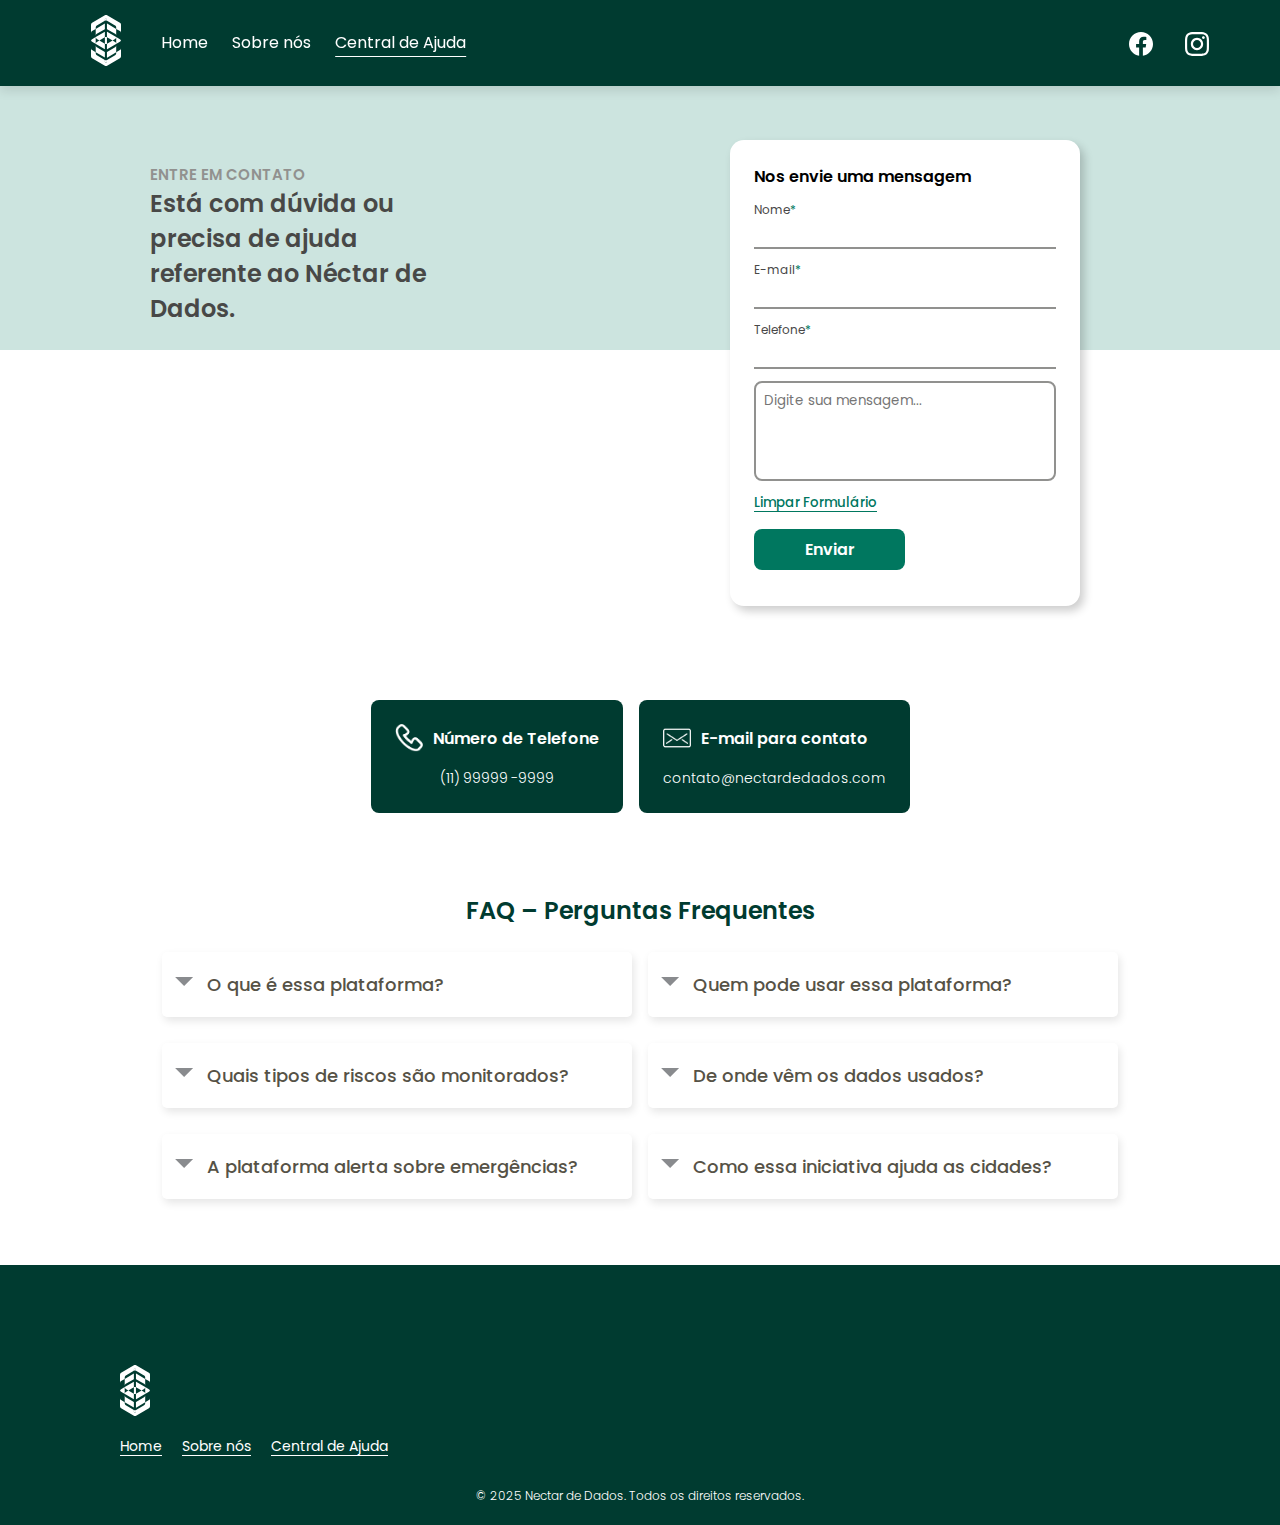
<file: assets/central.html>
<!DOCTYPE html>
<html lang="pt-br">

<head>
    <meta charset="UTF-8">
    <meta name="viewport" content="width=device-width, initial-scale=1.0">

    <link rel="stylesheet" href="../css/style.css">
    <link rel="stylesheet" href="../css/style-contact.css">
    <script src="../js/index.js" defer></script>
    <script src="../js/central.js" defer></script>

    <!-- Ícones do Google Material -->
    <link rel="stylesheet"
        href="https://fonts.googleapis.com/css2?family=Material+Symbols+Outlined:opsz,wght,FILL,GRAD@24,400,0,0" />
    <title>Central de Ajuda Nectar de Dados</title>
</head>

<body>
    <header>


        <!-- Cabeçalho principal -->
        <div class="header-content">
            <div class="start-header">
                <!-- Logos -->
                <div class="img-logo">
                    <img src="../img/logo.svg" alt="Logo do Nectar de Dados">
                </div>

                <!-- Menu de navegação desktop -->
                <nav class="menu" id="inicio" aria-label="Menu principal">
                    <ul>
                        <li><a href="../index.html">Home</a></li>
                        <li><a href="./sobre.html">Sobre nós</a></li>
                        <li><a id="active" href="#">Central de Ajuda</a></li>
                    </ul>
                </nav>
            </div>

            <!-- Botão de abrir menu mobile -->
            <div class="btn-abrir-menu" id="btn-menu">
                <span class="material-symbols-outlined icon" aria-label="Abrir menu">menu</span>
            </div>

            <!-- Menu mobile -->
            <div class="menu-mobile" id="menu-mobile">
                <div class="btn-fechar">
                    <span class="material-symbols-outlined icon" aria-label="Fechar menu">close</span>
                </div>
                <nav aria-label="Menu mobile">
                    <ul>
                        <li><a href="../index.html">Home</a></li>
                        <li><a href="./sobre.html">Sobre nós</a></li>
                        <li><a id="active" href="#">Central de Ajuda</a></li>
                </nav>
            </div>
            <div class="overlay-menu" id="overlay-menu"></div>


            <!-- Redes sociais no topo -->
            <div class="topo">
                <ul class="box-redes-sociais" aria-label="Redes sociais">
                    <li class="facebook">
                        <a href="#" target="_blank" referrerpolicy="no-referrer"
                            aria-label="Ir para o Facebook do Necta de Dados"><img src="../img/facebook.svg"
                                alt="Logo do Facebook"></a>
                    </li>
                    <li class="instagram">
                        <a href="#" target="_blank" referrerpolicy="no-referrer"
                            aria-label="Ir para o Instagram do Necta de Dados"><img src="../img/instagram.svg"
                                alt="Logo do Instagram"></a>
                    </li>
                </ul>
            </div>
        </div>
    </header>


    <main>
        <section class="contact-form">
            <div class="text-contact">
                <h2>ENTRE EM CONTATO</h2>
                <h1>Está com dúvida ou precisa de ajuda referente ao Néctar de Dados.</h1>
            </div>

            <form novalidate>
                <fieldset>
                    <legend>Nos envie uma mensagem</legend>
                    <div class="dados">
                        <label for="idNome">Nome<strong>*</strong></label>
                        <input type="text" name="nome" id="idNome" minlength="3" maxlength="100" required type="text">
                    </div>
                    <div class="dados">
                        <label for="idEmail">E-mail<strong>*</strong></label>
                        <input type="email" name="email" id="idEmail" minlength="5" maxlength="50" required
                            type="email">
                    </div>
                    <div class="dados">
                        <label for="idTel">Telefone<strong>*</strong></label>
                        <input type="tel" name="tel" id="idTel" minlength="10" maxlength="15" required type="tel"
                            pattern="^\(?\d{2}\)?\s?\d{4,5}-?\d{4}$">
                    </div>
                    <div class="dados">
                        <label for="mensagem"></label>
                        <textarea id="mensagem" name="mensagem" rows="4" placeholder="Digite sua mensagem..."
                            required></textarea>
                    </div>
                    <div class="dados">
                        <button type="reset" id="btnReset">Limpar Formulário</button>
                        <button type="submit" id="btnEnviar">Enviar</button>
                    </div>
                </fieldset>
            </form>
        </section>

        <section class="contact-info">
            <article>
                <div class="info-top">
                    <img src="../img/phone.png" alt="Ícone de telefone">
                    <h3>Número de Telefone</h3>
                </div>
                <strong>(11)</strong> <strong> 99999</strong> <strong>-9999</strong>
            </article>

            <article>
                <div class="info-top">
                    <img src="../img/email.png" alt="Ícone de email">
                    <h3>E-mail para contato</h3>
                </div>
                <p>contato@nectardedados.com</p>
            </article>
        </section>


        <section class="container-faq" id="container-tele" role="tabpanel" aria-labelledby="tele">
            <fieldset>
                <legend>FAQ – Perguntas Frequentes</legend>
                <form>
                    <ul class="faq">
                        <!-- perguntas e respostas -->
                        <li>
                            <input type="radio" name="acordeon" id="primeiro">
                            <label for="primeiro" aria-controls="resposta1" aria-expanded="false">O que é essa
                                plataforma?</label>
                            <div class="resposta" id="resposta1">
                                <p>É uma ferramenta interativa que apresenta dados climáticos e ambientais com foco em
                                    riscos urbanos, ajudando a população a compreender e se prevenir contra situações
                                    como calor extremo, enchentes e qualidade do ar ruim.</p>
                            </div>
                        </li>
                        <li>
                            <input type="radio" name="acordeon" id="segundo">
                            <label for="segundo" aria-controls="resposta2" aria-expanded="false">Quem pode usar essa
                                plataforma?</label>
                            <div class="resposta" id="resposta2">
                                <p>Qualquer pessoa! A interface é intuitiva e pensada para ser acessível a todos,
                                    incluindo moradores de áreas vulneráveis, estudantes, profissionais da saúde e
                                    gestores públicos.
                                </p>
                            </div>
                        </li>
                        <li>
                            <input type="radio" name="acordeon" id="terceiro">
                            <label for="terceiro" aria-controls="resposta3" aria-expanded="false">Quais tipos de riscos
                                são monitorados?</label>
                            <div class="resposta" id="resposta3">
                                <p>A plataforma avalia riscos como ondas de calor, alagamentos, umidade excessiva, clima
                                    seco e situações que favorecem doenças respiratórias ou de veiculação hídrica.</p>
                            </div>
                        </li>
                        <li>
                            <input type="radio" name="acordeon" id="quarto">
                            <label for="quarto" aria-controls="resposta4" aria-expanded="false">De onde vêm os dados
                                usados?</label>
                            <div class="resposta" id="resposta4">
                                <p>Os dados são obtidos a partir de fontes públicas e confiáveis, como APIs
                                    meteorológicas e bases de dados ambientais.</p>
                            </div>
                        </li>
                        <li>
                            <input type="radio" name="acordeon" id="quinto">
                            <label for="quinto" aria-controls="resposta5" aria-expanded="false">A plataforma alerta
                                sobre emergências?</label>
                            <div class="resposta" id="resposta5">
                                <p>Ela não substitui sistemas oficiais de alerta, mas oferece orientações preventivas
                                    com base nas condições atuais, auxiliando na preparação e resposta a eventos
                                    climáticos.</p>
                            </div>
                        </li>
                        <li>
                            <input type="radio" name="acordeon" id="sexto">
                            <label for="sexto" aria-controls="resposta6" aria-expanded="false">Como essa iniciativa
                                ajuda as cidades?</label>
                            <div class="resposta" id="resposta6">
                                <p>Ao tornar dados acessíveis, promove conscientização, contribui para ações preventivas
                                    e fortalece o planejamento urbano voltado à resiliência climática.</p>
                            </div>
                        </li>
                    </ul>
                </form>
            </fieldset>
        </section>
    </main>

    <footer>
        <img src="../img/logo.svg" alt="Logo do Nectar de Dados">

        <ul>
            <li><a href="../index.html">Home</a></li>
            <li><a href="./sobre.html">Sobre nós</a></li>
            <li><a href="#">Central de Ajuda</a></li>
        </ul>

        <p>&copy; 2025 Nectar de Dados. Todos os direitos reservados.</p>
    </footer>

    <div id="mensagem-flutuante">Formulário armazenado dentro do localStorage</div>
</body>

</html>
</file>
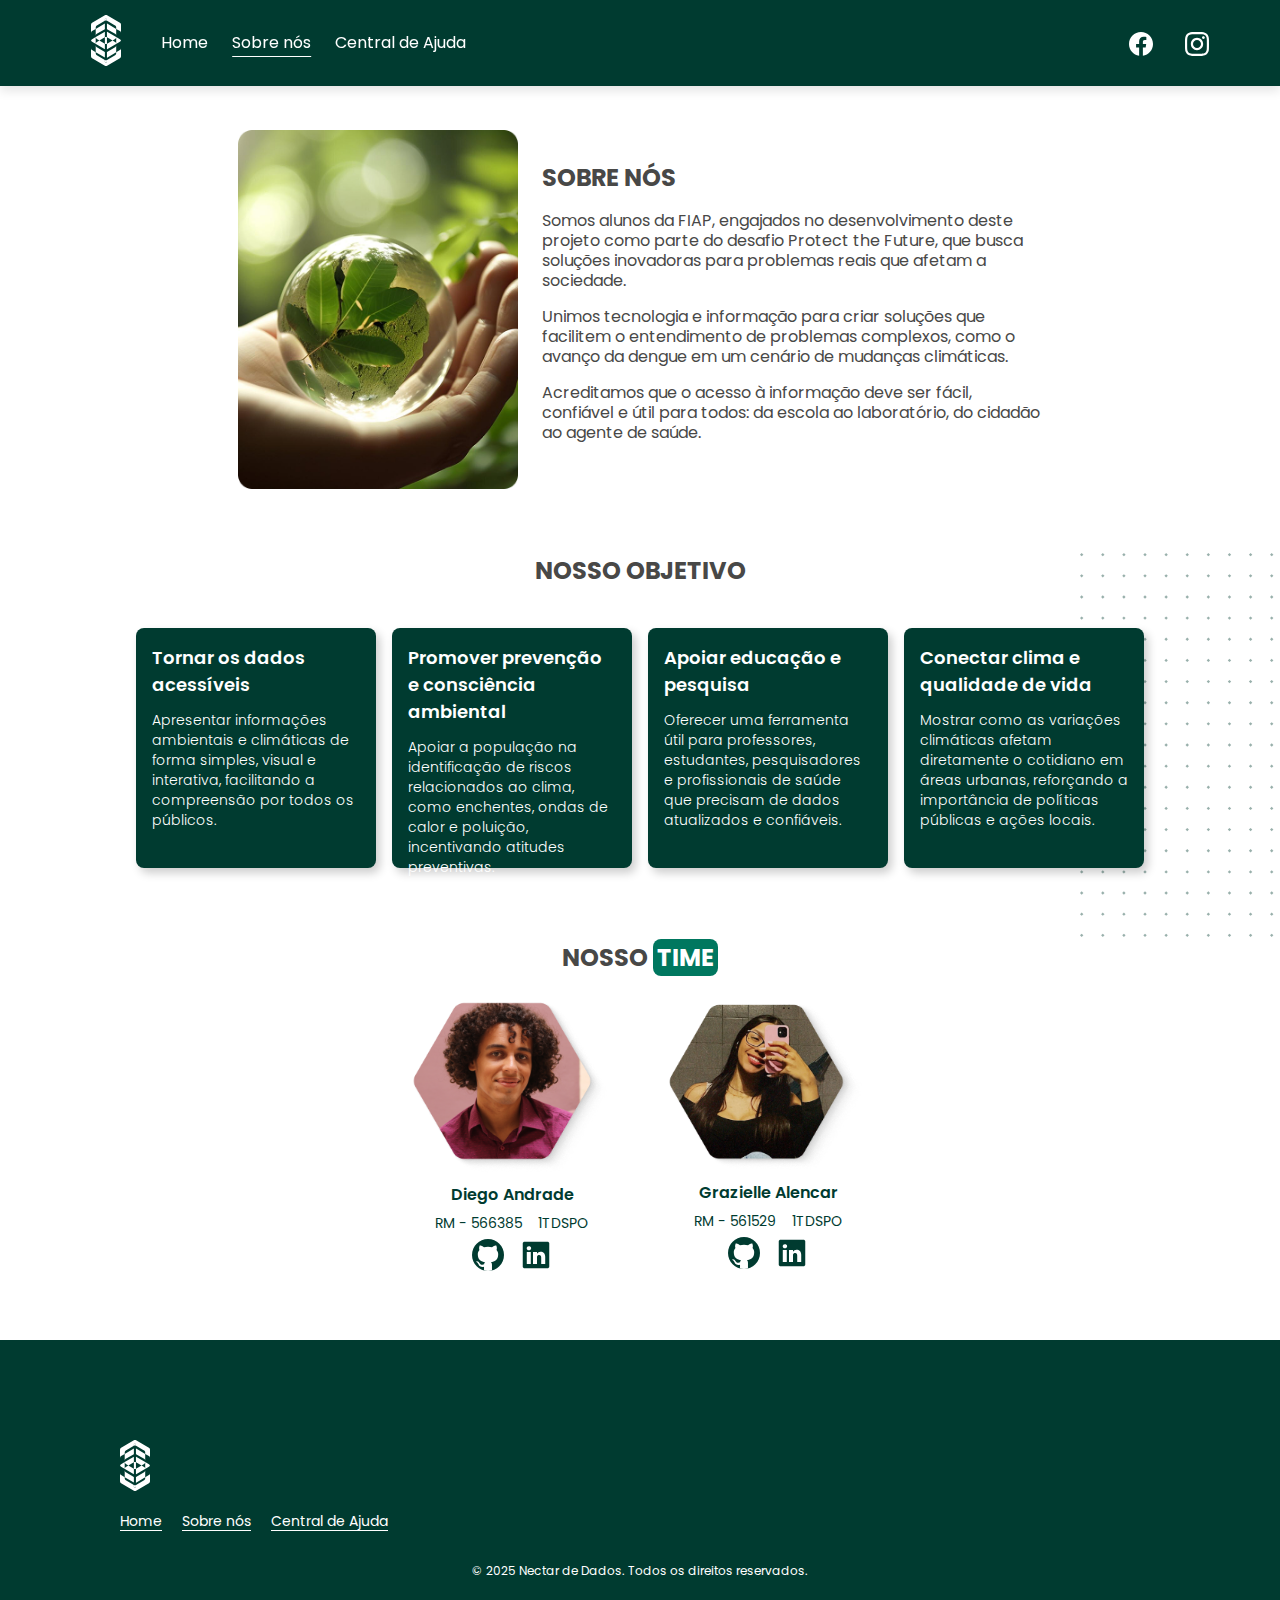
<file: assets/sobre.html>
<!DOCTYPE html>
<html lang="pt-br">

<head>
    <meta charset="UTF-8">
    <meta name="viewport" content="width=device-width, initial-scale=1.0">
    <meta name="format-detection" content="telephone=no">

    <link rel="stylesheet" href="../css/style.css">
    <link rel="stylesheet" href="../css/style-about.css">
    <script src="../js/index.js" defer></script>

    <!-- Ícones do Google Material -->
    <link rel="stylesheet"
        href="https://fonts.googleapis.com/css2?family=Material+Symbols+Outlined:opsz,wght,FILL,GRAD@24,400,0,0" />
    <title>Sobre Nectar de Dados</title>
</head>

<body>
    <header>


        <!-- Cabeçalho principal -->
        <div class="header-content">
            <div class="start-header">
                <!-- Logos -->
                <div class="img-logo">
                    <img src="../img/logo.svg" alt="Logo do Nectar de Dados">
                </div>

                <!-- Menu de navegação desktop -->
                <nav class="menu" id="inicio" aria-label="Menu principal">
                    <ul>
                        <li><a href="../index.html">Home</a></li>
                        <li><a id="active" href="#">Sobre nós</a></li>
                        <li><a href="./central.html">Central de Ajuda</a></li>
                    </ul>
                </nav>
            </div>

            <!-- Botão de abrir menu mobile -->
            <div class="btn-abrir-menu" id="btn-menu">
                <span class="material-symbols-outlined icon" aria-label="Abrir menu">menu</span>
            </div>

            <!-- Menu mobile -->
            <div class="menu-mobile" id="menu-mobile">
                <div class="btn-fechar">
                    <span class="material-symbols-outlined icon" aria-label="Fechar menu">close</span>
                </div>
                <nav aria-label="Menu mobile">
                    <ul>
                        <li><a href="../index.html">Home</a></li>
                        <li><a id="active" href="#">Sobre nós</a></li>
                        <li><a href="./central.html">Central de Ajuda</a></li>
                    </ul>
                </nav>
            </div>
            <div class="overlay-menu" id="overlay-menu"></div>


            <!-- Redes sociais no topo -->
            <div class="topo">
                <ul class="box-redes-sociais" aria-label="Redes sociais">
                    <li class="facebook">
                        <a href="#" target="_blank" referrerpolicy="no-referrer"
                            aria-label="Ir para o Facebook do Necta de Dados"><img src="../img/facebook.svg" alt="Logo do Facebook"></a>
                    </li>
                    <li class="instagram">
                        <a href="#" target="_blank" referrerpolicy="no-referrer"
                            aria-label="Ir para o Instagram do Necta de Dados"><img src="../img/instagram.svg" alt="Logo do Instagram"></a>
                    </li>
                </ul>
            </div>
        </div>
    </header>

    <main>
        <section class="sobre">
            <img src="../img/img-sobre.png" alt="Mão segurando uma esfera de vidro transparente com folhas verdes dentro, simbolizando cuidado com o meio ambiente e sustentabilidade">

            <div class="info-sobre">
                <h2>SOBRE NÓS</h2>
                <p>Somos alunos da FIAP, engajados no desenvolvimento deste projeto como parte do desafio Protect the
                    Future, que busca soluções inovadoras para problemas reais que afetam a sociedade.</p>

                <p>Unimos tecnologia e informação para criar soluções que facilitem o entendimento de problemas
                    complexos, como o avanço da dengue em um cenário de mudanças climáticas.</p>

                <p>Acreditamos que o acesso à informação deve ser fácil, confiável e útil para todos: da escola ao
                    laboratório, do cidadão ao agente de saúde.</p>
            </div>
        </section>

        <section class="obj">
            <img class="img-team" src="../img/style-background.svg" alt="Imagem de fundo com círculos e cores vibrantes, simbolizando inovação e tecnologia">
            <h2>NOSSO OBJETIVO</h2>

            <div class="card-obj">
                <article>
                    <h3>Tornar os dados acessíveis</h3>
                    <p>Apresentar informações ambientais e climáticas de forma simples, visual e interativa, facilitando a compreensão por todos os públicos.</p>
                </article>

                <article>
                    <h3>Promover prevenção e consciência ambiental</h3>
                    <p>Apoiar a população na identificação de riscos relacionados ao clima, como enchentes, ondas de calor e poluição, incentivando atitudes preventivas.</p>
                </article>

                <article>
                    <h3>Apoiar educação e pesquisa</h3>
                    <p>Oferecer uma ferramenta útil para professores, estudantes, pesquisadores e profissionais de saúde
                        que precisam de dados atualizados e confiáveis.</p>
                </article>

                <article>
                    <h3>Conectar clima e qualidade de vida</h3>
                    <p>Mostrar como as variações climáticas afetam diretamente o cotidiano em áreas urbanas, reforçando a importância de políticas públicas e ações locais.</p>
                </article>
            </div>
        </section>

        <section class="team">

            <h2>NOSSO <strong>TIME</strong></h2>

            <div class="gp-card">
                <article class="card">
                    <div class="card-image">
                        <img src="../img/img-diego.png" alt="Imagem do integrante Diego Andrade">
                    </div>
                    <div class="card-info">
                        <h3>Diego Andrade</h3>
                        <div class="paragraph-about">
                            <p>RM - 566385</p>
                            <p>1TDSPO</p>
                        </div>
                    </div>
                    <div class="card-icons">
                        <a href="https://github.com/diandrade" target="_blank" referrerpolicy="no-referrer"><img
                                src="../img/github.svg" alt="Logo do github"></a>
                        <a href="https://www.linkedin.com/in/andradedossantosdiego?utm_source=share&utm_campaign=share_via&utm_content=profile&utm_medium=android_app"
                            target="_blank" referrerpolicy="no-referrer"><img src="../img/linkedin.svg"
                                alt="Logo do linkedin"></a>
                    </div>
                </article>

                <article class="card">
                    <div class="card-image">
                        <img src="../img/img-grazi.png" alt="Imagem da integrante Grazielle Alencar">
                    </div>
                    <div class="card-info">
                        <h3>Grazielle Alencar</h3>
                        <div class="paragraph-about">
                            <p>RM - 561529</p>
                            <p>1TDSPO</p>
                        </div>
                    </div>
                    <div class="card-icons">
                        <a href="https://github.com/grazialencar" target="_blank" rel="noreferrer"><img
                                src="../img/github.svg" alt="Logo do github"></a>
                        <a href="https://www.linkedin.com/in/grazielle-alencar/" target="_blank" rel="noreferrer"><img
                                src="../img/linkedin.svg" alt="Logo do linkedin"></a>
                    </div>
                </article>
            </div>
        </section>
    </main>

    <footer>
        <img src="../img/logo.svg" alt="Logo do Nectar de Dados">

        <ul>
            <li><a href="../index.html">Home</a></li>
            <li><a href="#">Sobre nós</a></li>
            <li><a href="./central.html">Central de Ajuda</a></li>
        </ul>

        <p>&copy; 2025 Nectar de Dados. Todos os direitos reservados.</p>
    </footer>
</body>

</html>
</file>
<file: css/style.css>
@import url(https://fonts.googleapis.com/css2?family=Poppins:ital,wght@0,100;0,200;0,300;0,400;0,500;0,600;0,700;0,800;0,900;1,100;1,200;1,300;1,400;1,500;1,600;1,700;1,800;1,900&family=Source+Sans+3:ital,wght@0,200..900;1,200..900&display=swap);*{margin:0;padding:0;box-sizing:border-box;font-family:"Poppins",sans-serif;font-weight:400;font-style:normal;color:#484847}html{font-size:62.5%}header{background-color:#003B30;box-shadow:0 5px 10px rgb(0 0 0 / .1);position:fixed;z-index:999;width:100%;padding-top:1rem}.topo{display:none}.header-content{display:flex;padding:10px 0;justify-content:space-between;align-items:center}.header-content .img-logo{margin-left:40px}.header-content .start-header .img-logo img{width:30px}.start-header{display:flex;align-items:center;gap:40px}.menu{display:none}.btn-abrir-menu .icon{color:#fff;font-size:4rem;display:block;margin:0 20px}.btn-abrir-menu .icon:focus{outline:2.5px solid #000}.menu-mobile{background:#003B30;height:100%;position:fixed;top:0;right:0;z-index:99999999;width:0%;overflow:hidden;transition:.5s;display:block}.menu-mobile.abir-menu{width:50%}.menu-mobile.abir-menu~.overlay-menu{display:block}.menu-mobile .btn-fechar .icon{color:#fff;font-size:3rem;display:block}.menu-mobile .btn-fechar{padding:20px 5%}.menu-mobile nav ul{text-align:center;list-style-type:none;text-decoration:none}.menu-mobile nav ul #active{background-color:#fff;color:#00775F}.menu-mobile nav ul li a{color:#fff;font-optical-sizing:auto;font-size:2rem;padding:20px 8%;gap:70px;display:block;text-decoration:none}.menu-mobile nav ul li a:hover{background-color:#fff;color:#00775F}.overlay-menu{background-color:#0000009c;width:100%;height:100%;position:fixed;top:0;left:0;z-index:9999999;display:none}footer{background-color:#003B30;color:#fff;padding:40px 20px 10px;display:flex;flex-direction:column;justify-content:center;gap:20px}footer img{width:30px;height:auto}footer ul{display:flex;gap:20px}footer li{list-style:none}footer li a{color:#fff;font-size:1.4rem;text-underline-offset:4px}footer p{font-size:1.2rem;text-align:center;margin-top:10px;color:#fff}@media (min-width:768px){.topo{display:block}.header-content .topo .box-redes-sociais{display:flex;background:#fff0;justify-content:flex-end;gap:32px;padding:0 20px;padding-top:8px}.header-content .topo .box-redes-sociais li a{text-decoration:none;overflow:hidden}.header-content .topo .box-redes-sociais li a img{width:24px;transition:transform 0.3s ease}.header-content .topo .box-redes-sociais li{list-style:none}.header-content .topo .box-redes-sociais li a img:hover{transform:scale(1.2)}header{padding:5px 4%}.header-content{justify-content:space-between}.menu-mobile{display:none}.btn-abrir-menu{display:none}.menu{display:flex}.menu ul{display:flex;justify-content:center;gap:24px}.menu #active{text-decoration:underline;text-underline-offset:8px;transition:text-underline-offset 0.3s ease}.menu ul li{list-style:none}.menu ul li a{text-decoration:none;color:#fff;font-size:1.6rem;padding:16px 0}.menu ul li a:hover{text-decoration:underline;text-underline-offset:8px;transition:text-underline-offset 0.3s ease}.menu ul li a:focus{border:2.5px solid #000}.header-content input{margin:0 8px;width:150px}}@media (min-width:992px){footer{padding:10rem 12rem 20px}}@media (min-width:1300px){.menu ul{gap:24px}}
</file>
<file: css/style-contact.css>
.contact-form{display:flex;flex-wrap:wrap;justify-content:center;padding:50px 24px 0;background:#00775F33;min-height:70vh;position:relative}.contact-form .text-contact{padding-top:80px}.contact-form .text-contact h2{color:#91918F;font-weight:600}.contact-form .text-contact h1{font-weight:600;max-width:300px;font-size:2rem}.contact-form form{position:absolute;top:260px;background:#fff;border-radius:14px;padding:20px;width:300px;box-shadow:4px 5px 10px rgb(0 0 0 / .2);z-index:10}.contact-form form fieldset{border:none}.contact-form form fieldset legend{font-size:1.6rem;font-weight:600;color:#000}.contact-form form fieldset .dados{display:flex;flex-direction:column;margin:12px 0}.contact-form form fieldset .dados label{font-size:1.2rem}.contact-form form fieldset .dados label strong{color:#00775F}.contact-form form fieldset .dados input{border:none;border-bottom:2px solid #91918F;padding:4px}.contact-form form fieldset .dados textarea{padding:8px;border:2px solid #91918F;border-radius:8px;resize:none}.contact-form form fieldset .dados input:focus-visible,textarea:focus-visible{outline:#00775F auto 1px}.contact-form form fieldset .dados #btnReset{border:none;background:#fff0;color:#00775F;text-align:start;font-weight:500;text-decoration:underline;text-underline-offset:4px}.contact-form form fieldset .dados #btnEnviar{background:#00775F;color:#fff;width:50%;padding:8px 16px;border:none;border-radius:8px;font-size:1.6rem;font-weight:600;cursor:pointer;margin-top:16px}.contact-info{display:flex;flex-wrap:wrap;justify-content:center;align-items:center;padding:240px 0 24px;gap:16px;position:relative}.contact-info article{background:#003B30;padding:24px 24px;border-radius:8px;text-align:center}.contact-info .info-top{display:flex;align-items:center;gap:10px;margin-bottom:16px}.contact-info .info-top img{width:28px}.contact-info .info-top h3{color:#fff;font-size:1.6rem;font-weight:600}.contact-info article strong,p{color:#fff;font-size:1.4rem;text-align:center;font-weight:300;pointer-events:none;text-decoration:none}#mensagem-flutuante{color:#fff;background-color:#00775F;font-size:1.4rem;font-weight:600;border-radius:10px;padding:12px 20px;box-shadow:0 4px 12px rgb(0 0 0 / .2);position:fixed;top:20px;left:50%;transform:translateX(-50%);opacity:0;transition:opacity 0.9s ease-in-out,transform 0.9s ease-in-out;z-index:1000;pointer-events:none}#mensagem-flutuante.mostrar{opacity:1;transform:translateX(-50%) translateY(0)}.erro{font-size:1.2rem;display:block;color:red}.container-faq{padding:56px 12px;max-width:1200px;margin:0 auto}.container-faq fieldset{border:none}.container-faq legend{font-weight:600;margin-bottom:24px;text-align:center;font-size:2.4rem;color:#003B30}.faq{width:100%;list-style:none;display:flex;flex-direction:column;gap:16px;justify-content:center}.faq li{width:100%;margin-bottom:10px;border-radius:5px}.faq li label{padding:15px 10px;font-size:1.8rem;font-weight:500;background-color:#fff;box-shadow:2px 4px 8px rgb(0 0 0 / .1);color:#565246;border-radius:5px;display:flex;align-items:center;cursor:pointer}.faq li label:hover{background-color:#e0dcdc}.faq li label:focus{outline:2px solid #000}.faq li label::before{content:url(../img/arrow-drop.png);margin-right:10px;font-size:2.4rem}.faq input[type="radio"]{display:none}.faq .resposta{padding:0 14px;background-color:#fff;line-height:2em;max-height:0;overflow:hidden;transition:max-height .3s,padding .3s}.faq .resposta p{font-size:1.8rem;color:#606267}.faq input[type="radio"]:checked+label{background-color:#EBEBEB;color:#000;border-radius:5px 5px 0 0;box-shadow:0 0 0 #fff0}.faq input[type="radio"]:checked+label::before{content:url(../img/arrow-up.png)}.faq input[type="radio"]:checked+label+.resposta{max-height:400px;padding:10px 15px 20px;background-color:#EBEBEB;color:#606267;border-radius:0 0 5px 5px}@media (max-width:320px){.contact-info{padding:400px 0 24px}}@media (min-width:768px){.contact-form{justify-content:space-between;padding:10% 15% 0;min-height:350px}.contact-form .text-contact h1{max-width:320px;font-size:2.4rem}.contact-form form{right:5%;top:140px}.contact-info{padding:350px 0 24px}}@media (min-width:992px){.contact-form{justify-content:space-between;padding:10% 150px 0;min-height:350px}.contact-form form{right:200px;top:140px;width:350px;padding:24px}.contact-form .text-contact{padding-top:35px}.contact-info{padding:350px 0 24px}.faq{flex-wrap:wrap;flex-direction:row}.faq li{width:40%}}@media (min-width:1300px){.contact-form{padding:10% 250px 0}.contact-form form{right:300px}.contact-form .text-contact{padding-top:20px}}@media (min-width:1600px){.contact-form{padding:8% 450px 0}.contact-form form{right:450px}.contact-form .text-contact{padding-top:0}}
</file>
<file: css/style-about.css>
.sobre{display:flex;flex-direction:column-reverse;padding:104px 20px 64px}.sobre .info-sobre h2{font-size:2.4rem;font-weight:700}.sobre .info-sobre p{font-size:1.4rem;line-height:2rem;margin:16px 0;max-width:400px}.sobre img{width:60%;max-width:200px;height:auto}.obj{position:relative}.obj .img-team{position:absolute;top:0;right:0;width:200px;z-index:-1;opacity:.4}.obj h2{font-size:2.4rem;font-weight:700;text-align:center;margin-bottom:32px}.obj .card-obj{display:flex;flex-wrap:wrap;justify-content:center;align-items:center;color:#fff}.obj .card-obj article{background:#003B30;padding:16px;border-radius:8px;margin:8px;width:70%;max-width:250px;height:220px;box-shadow:4px 5px 10px rgb(0 0 0 / .2)}.obj .card-obj article:hover{transform:scale(1.05);transition:transform 0.2s ease;cursor:pointer}.obj .card-obj article h3{font-size:1.8rem;color:#fff;font-weight:600;margin-bottom:12px}.obj .card-obj article p{font-size:1.4rem;line-height:2rem;color:#fff;font-weight:300}.team{margin:64px 20px}.team h2{font-size:2.4rem;font-weight:700;text-align:center;margin-bottom:16px}.team h2 strong{font-weight:700;background-color:#00775F;color:#fff;padding:2px 4px;border-radius:8px}.team .gp-card{display:flex;flex-wrap:wrap;justify-content:center;align-items:center;gap:56px}.team .gp-card .card{text-align:center}.team .gp-card .card .card-image img{width:200px}.team .gp-card .card .card-info h3{font-size:1.6rem;font-weight:600;margin-bottom:8px;color:#003B30}.team .gp-card .card .card-info .paragraph-about{font-size:1.4rem;line-height:1.6rem;display:flex;align-items:center;gap:16px;justify-content:center;margin-bottom:8px}.team .gp-card .card .card-info .paragraph-about p{color:#003B30}.team .gp-card .card .card-icons{display:flex;justify-content:center;gap:16px}.team .gp-card .card .card-icons img{width:32px}.team .gp-card .card .card-icons img:hover{transform:scale(1.1);transition:transform 0.3s ease;cursor:pointer}@media (min-width:728px){.sobre{flex-direction:row;justify-content:center;align-items:center;gap:24px;padding-top:130px}.sobre img{max-width:250px}}@media (min-width:992px){.obj .card-obj article{max-width:240px;height:240px}.sobre .info-sobre p{font-size:1.6rem;max-width:500px}.sobre img{max-width:280px}}@media (min-width:1300px){.obj .img-team{width:300px}}
</file>
